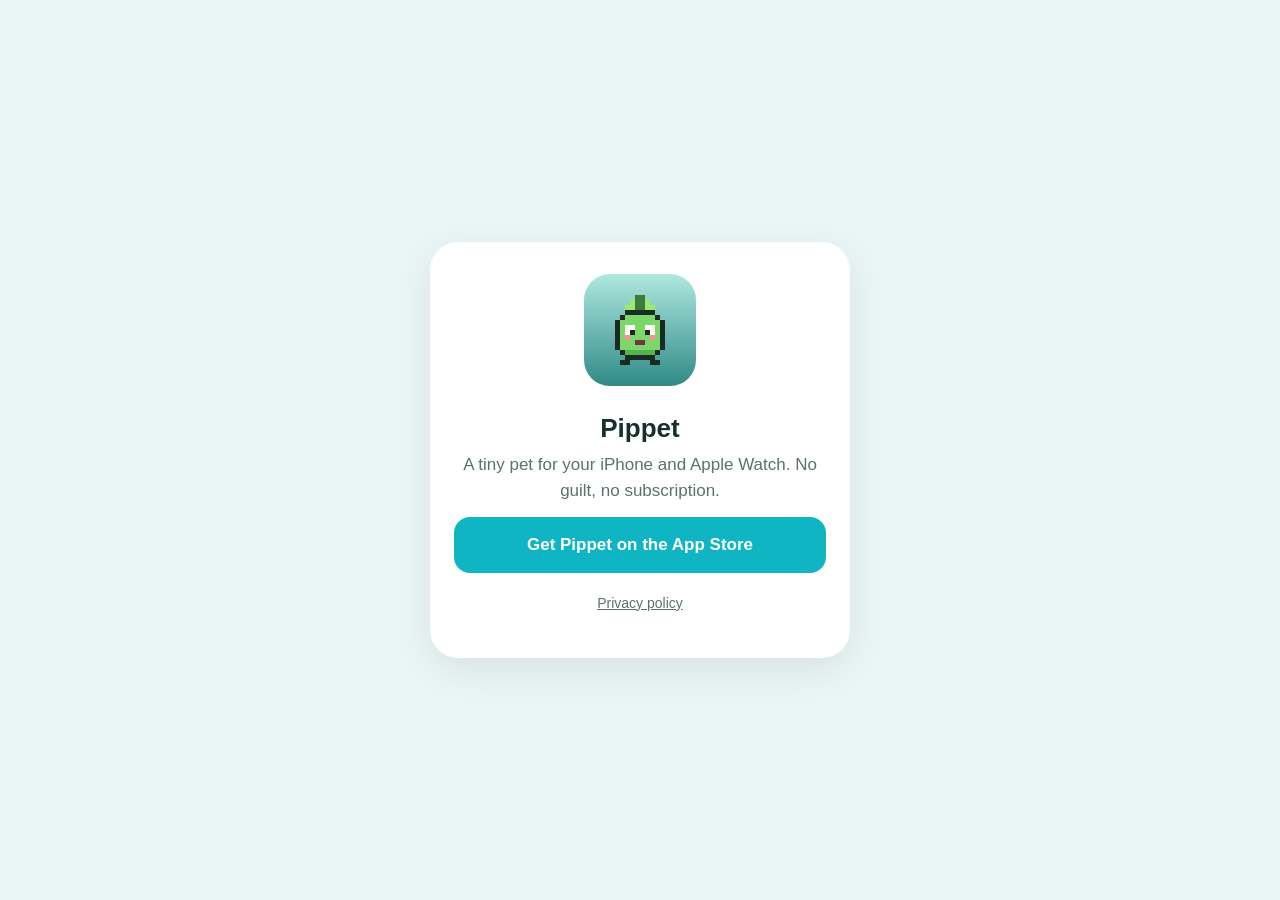
<file: index.html>
<!doctype html>
<html lang="en">
<head>
  <meta charset="utf-8">
  <meta name="viewport" content="width=device-width, initial-scale=1">
  <title>Pippet</title>
  <meta name="description" content="A tiny pet for your iPhone and Apple Watch. No guilt, no subscription.">
  <meta property="og:title" content="Pippet">
  <meta property="og:description" content="A tiny pet for your iPhone and Apple Watch.">
  <meta property="og:image" content="https://pippet555.github.io/icon.png">
  <meta name="apple-itunes-app" content="app-id=6792042201">
  <link rel="icon" href="/icon.png">
  <link rel="stylesheet" href="/site.css">
</head>
<body>
  <main>
    <img class="icon" src="/icon.png" alt="Pippet">
    <h1>Pippet</h1>
    <p>A tiny pet for your iPhone and Apple Watch. No guilt, no subscription.</p>
    <a class="button" href="https://apps.apple.com/app/id6792042201">Get Pippet on the App Store</a>
    <p class="small"><a href="/privacy/">Privacy policy</a></p>
  </main>
</body>
</html>
</file>
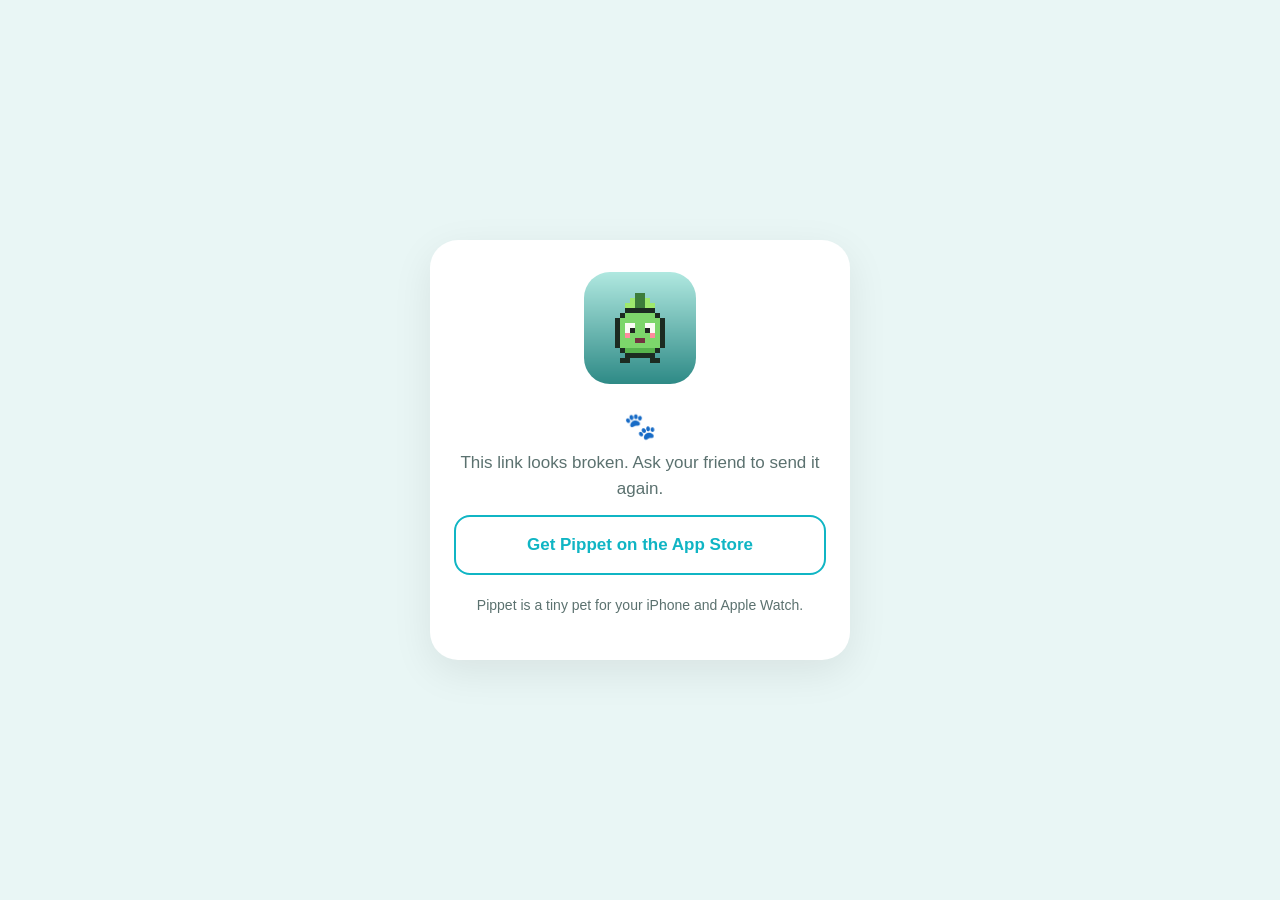
<file: note/index.html>
<!doctype html>
<html lang="en">
<head>
  <meta charset="utf-8">
  <meta name="viewport" content="width=device-width, initial-scale=1">
  <title>A note about your pet's visit · Pippet</title>
  <meta name="description" content="How your Pippet pet's visit went.">
  <meta property="og:title" content="A note about your pet's visit 💌">
  <meta property="og:description" content="Open in Pippet to read it.">
  <meta property="og:image" content="https://pippet555.github.io/icon.png">
  <meta property="og:site_name" content="Pippet">
  <meta name="apple-itunes-app" content="app-id=6792042201">
  <link rel="icon" href="/icon.png">
  <link rel="stylesheet" href="/site.css">
</head>
<body data-kind="note">
  <main>
    <img class="icon" src="/icon.png" alt="Pippet">
    <h1 id="title">A note about your pet's visit 💌</h1>
    <p id="body"></p>
    <a id="open" class="button" href="#">Open in Pippet</a>
    <a id="get" class="button secondary" href="https://apps.apple.com/app/id6792042201">Get Pippet on the App Store</a>
    <p id="about" class="small"></p>
  </main>
  <script src="/link.js"></script>
</body>
</html>
</file>
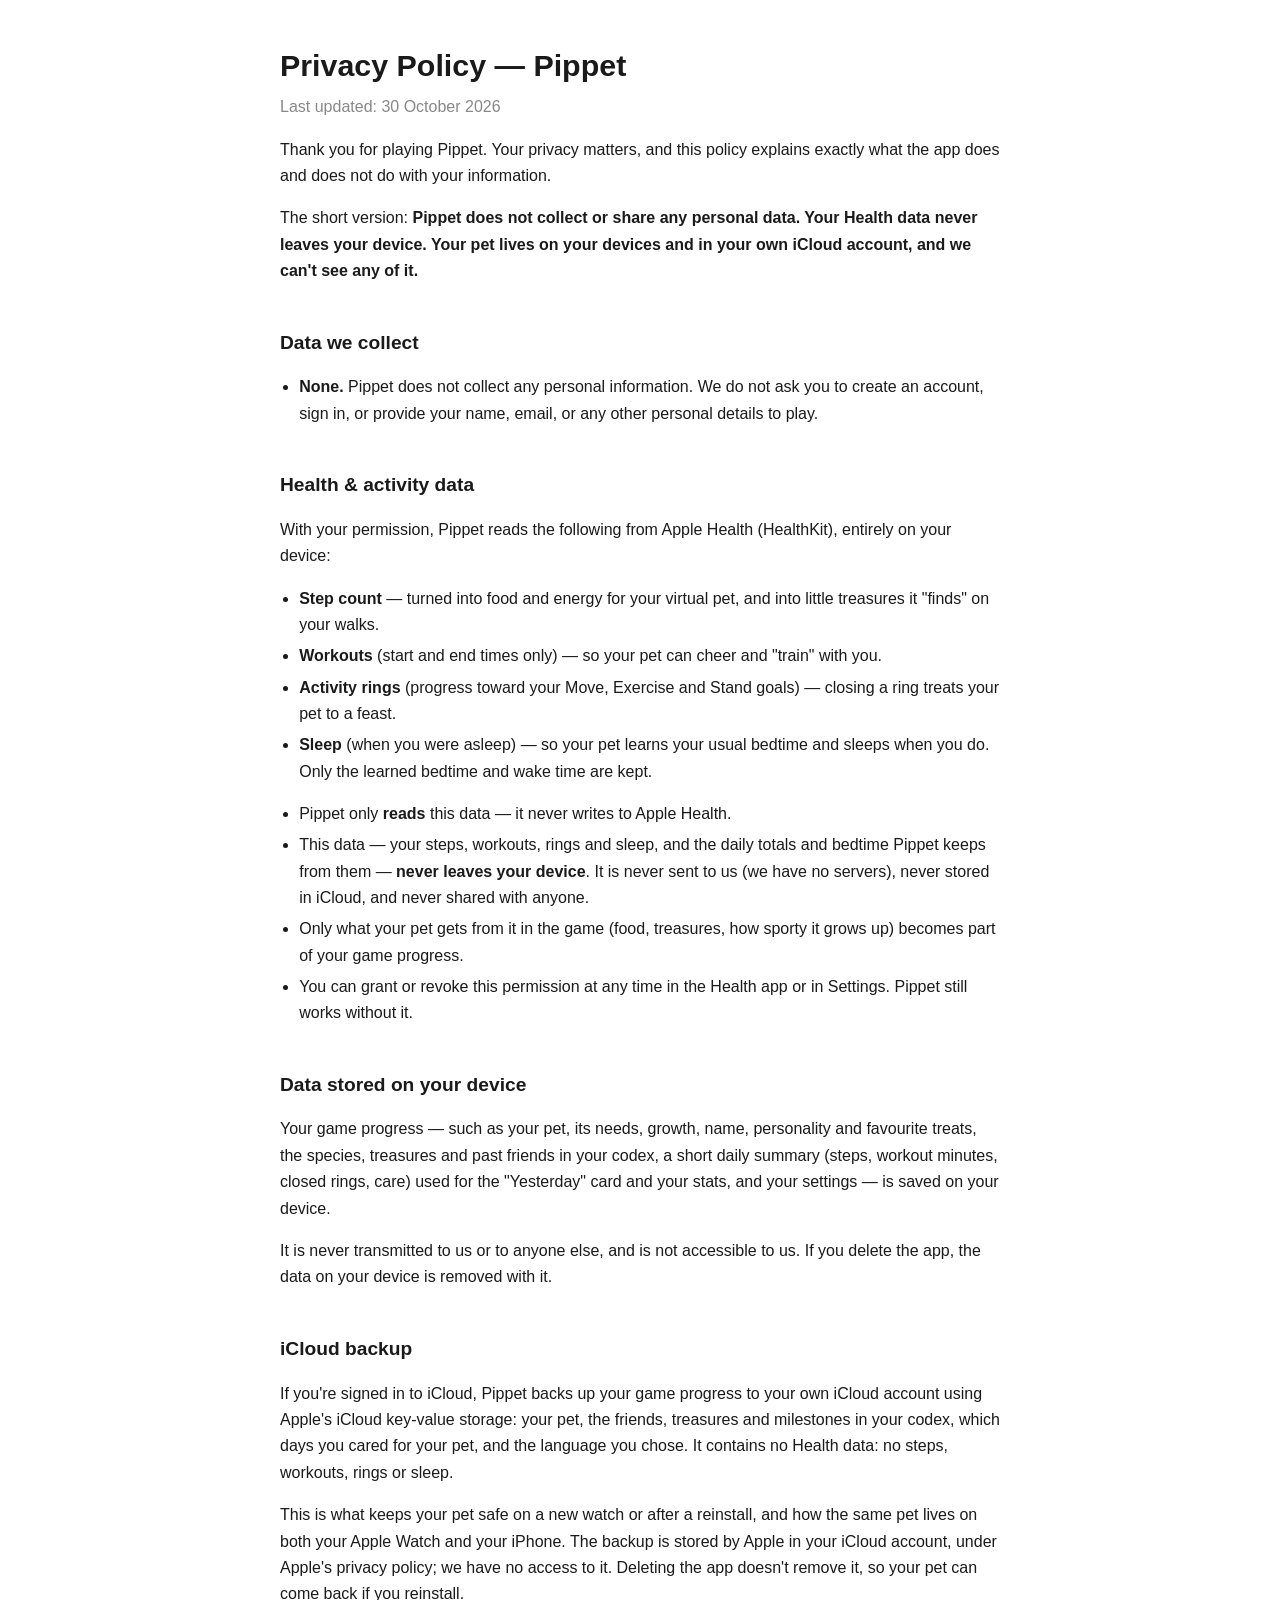
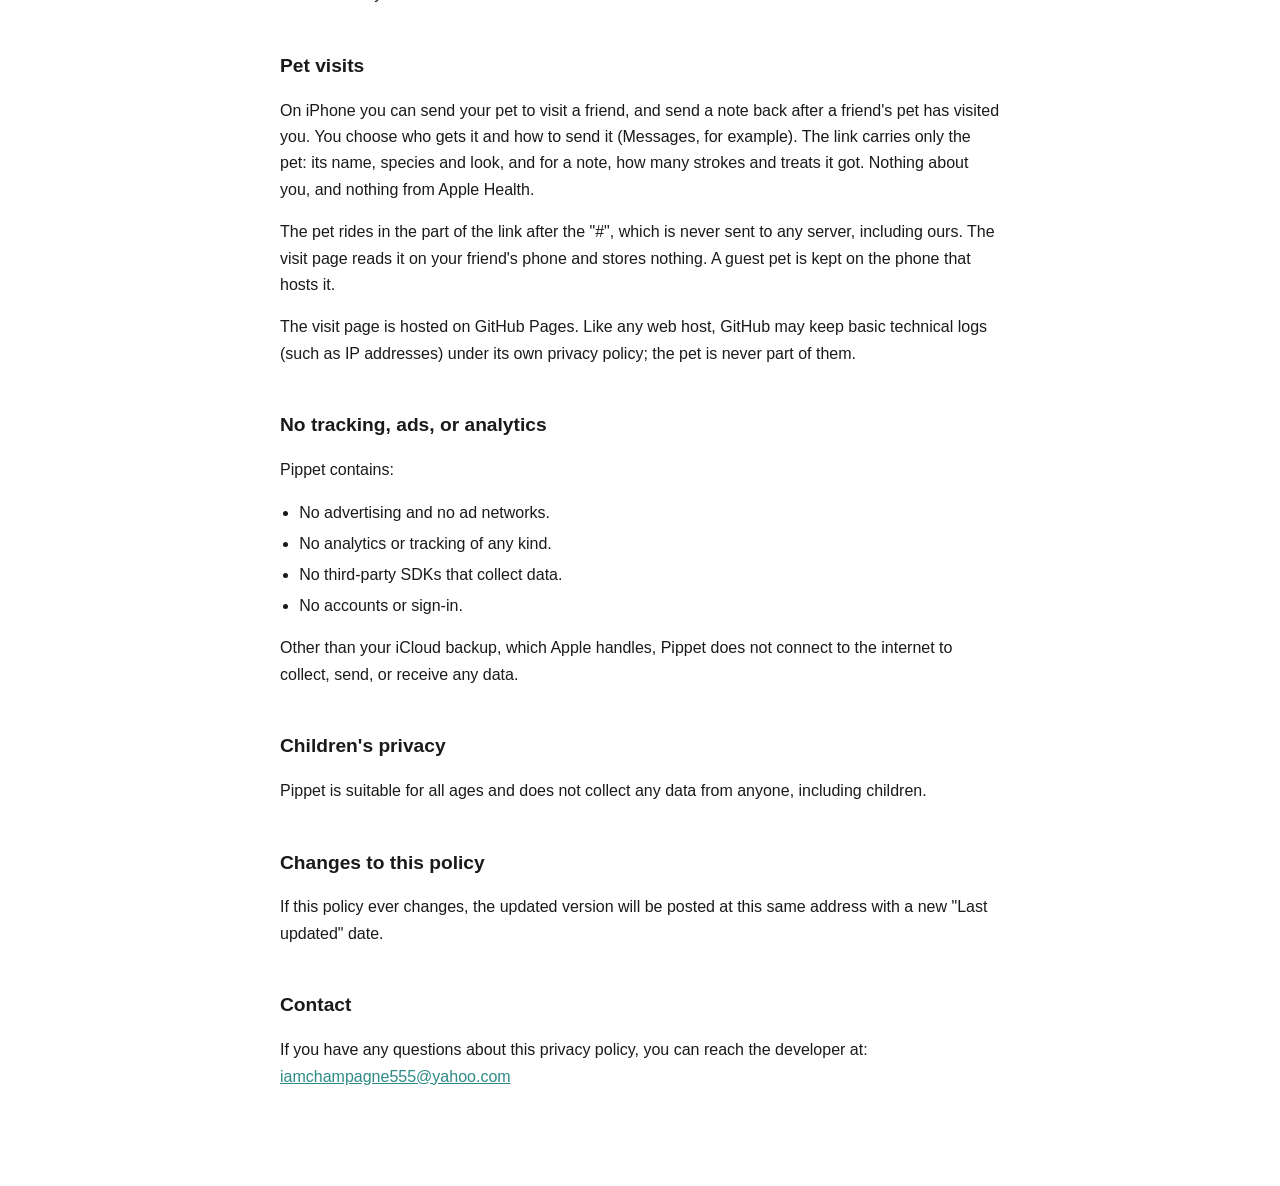
<file: privacy/index.html>
<!doctype html>
<html lang="en">
<head>
<meta charset="utf-8">
<meta name="viewport" content="width=device-width, initial-scale=1">
<title>Pippet — Privacy Policy</title>
<style>
  :root { color-scheme: light dark; }
  body {
    font: 16px/1.65 -apple-system, BlinkMacSystemFont, "Segoe UI", Roboto, Helvetica, Arial, sans-serif;
    max-width: 720px; margin: 0 auto; padding: 40px 22px 80px; color: #1a1a1a; background: #fff;
  }
  @media (prefers-color-scheme: dark) { body { color: #e6e6e6; background: #141414; } a { color: #4fb3ac; } }
  h1 { font-size: 1.9rem; margin: 0 0 4px; }
  h2 { font-size: 1.2rem; margin: 2.2em 0 0.4em; }
  .muted { color: #888; margin-top: 0; }
  a { color: #2e8a86; }
  ul { padding-left: 1.2em; }
  li { margin: 0.3em 0; }
</style>
</head>
<body>

<h1>Privacy Policy — Pippet</h1>
<p class="muted">Last updated: 30 October 2026</p>

<p>
  Thank you for playing Pippet. Your privacy matters, and this policy explains
  exactly what the app does and does not do with your information.
</p>
<p>
  The short version: <strong>Pippet does not collect or share any personal data.
  Your Health data never leaves your device. Your pet lives on your devices and in
  your own iCloud account, and we can't see any of it.</strong>
</p>

<h2>Data we collect</h2>
<ul>
  <li><strong>None.</strong> Pippet does not collect any personal information. We do
  not ask you to create an account, sign in, or provide your name, email, or any
  other personal details to play.</li>
</ul>

<h2>Health &amp; activity data</h2>
<p>
  With your permission, Pippet reads the following from Apple Health (HealthKit),
  entirely on your device:
</p>
<ul>
  <li><strong>Step count</strong> — turned into food and energy for your virtual pet, and into little treasures it "finds" on your walks.</li>
  <li><strong>Workouts</strong> (start and end times only) — so your pet can cheer and "train" with you.</li>
  <li><strong>Activity rings</strong> (progress toward your Move, Exercise and Stand goals) — closing a ring treats your pet to a feast.</li>
  <li><strong>Sleep</strong> (when you were asleep) — so your pet learns your usual bedtime and sleeps when you do. Only the learned bedtime and wake time are kept.</li>
</ul>
<ul>
  <li>Pippet only <strong>reads</strong> this data — it never writes to Apple Health.</li>
  <li>This data — your steps, workouts, rings and sleep, and the daily totals and bedtime Pippet keeps from them — <strong>never leaves your device</strong>. It is never sent to us (we have no servers), never stored in iCloud, and never shared with anyone.</li>
  <li>Only what your pet gets from it in the game (food, treasures, how sporty it grows up) becomes part of your game progress.</li>
  <li>You can grant or revoke this permission at any time in the Health app or in Settings. Pippet still works without it.</li>
</ul>

<h2>Data stored on your device</h2>
<p>
  Your game progress — such as your pet, its needs, growth, name, personality and
  favourite treats, the species, treasures and past friends in your codex, a short
  daily summary (steps, workout minutes, closed rings, care) used for the "Yesterday"
  card and your stats, and your settings — is saved on your device.
</p>
<p>
  It is never transmitted to us or to anyone else, and is not accessible to us. If you
  delete the app, the data on your device is removed with it.
</p>

<h2>iCloud backup</h2>
<p>
  If you're signed in to iCloud, Pippet backs up your game progress to your own iCloud
  account using Apple's iCloud key-value storage: your pet, the friends, treasures and
  milestones in your codex, which days you cared for your pet, and the language you chose.
  It contains no Health data: no steps, workouts, rings or sleep.
</p>
<p>
  This is what keeps your pet safe on a new watch or after a reinstall, and how the
  same pet lives on both your Apple Watch and your iPhone. The backup is stored by
  Apple in your iCloud account, under Apple's privacy policy; we have no access to it.
  Deleting the app doesn't remove it, so your pet can come back if you reinstall.
</p>

<h2>Pet visits</h2>
<p>
  On iPhone you can send your pet to visit a friend, and send a note back after a
  friend's pet has visited you. You choose who gets it and how to send it (Messages,
  for example). The link carries only the pet: its name, species and look, and
  for a note, how many strokes and treats it got. Nothing about you, and nothing
  from Apple Health.
</p>
<p>
  The pet rides in the part of the link after the "#", which is never sent to any
  server, including ours. The visit page reads it on your friend's phone and stores
  nothing. A guest pet is kept on the phone that hosts it.
</p>
<p>
  The visit page is hosted on GitHub Pages. Like any web host, GitHub may keep basic
  technical logs (such as IP addresses) under its own privacy policy; the pet is never
  part of them.
</p>

<h2>No tracking, ads, or analytics</h2>
<p>Pippet contains:</p>
<ul>
  <li>No advertising and no ad networks.</li>
  <li>No analytics or tracking of any kind.</li>
  <li>No third‑party SDKs that collect data.</li>
  <li>No accounts or sign‑in.</li>
</ul>
<p>
  Other than your iCloud backup, which Apple handles, Pippet does not connect to the
  internet to collect, send, or receive any data.
</p>

<h2>Children's privacy</h2>
<p>
  Pippet is suitable for all ages and does not collect any data from anyone,
  including children.
</p>

<h2>Changes to this policy</h2>
<p>
  If this policy ever changes, the updated version will be posted at this same address
  with a new "Last updated" date.
</p>

<h2>Contact</h2>
<p>
  If you have any questions about this privacy policy, you can reach the developer at:
  <a href="mailto:iamchampagne555@yahoo.com">iamchampagne555@yahoo.com</a>
</p>

</body>
</html>
</file>
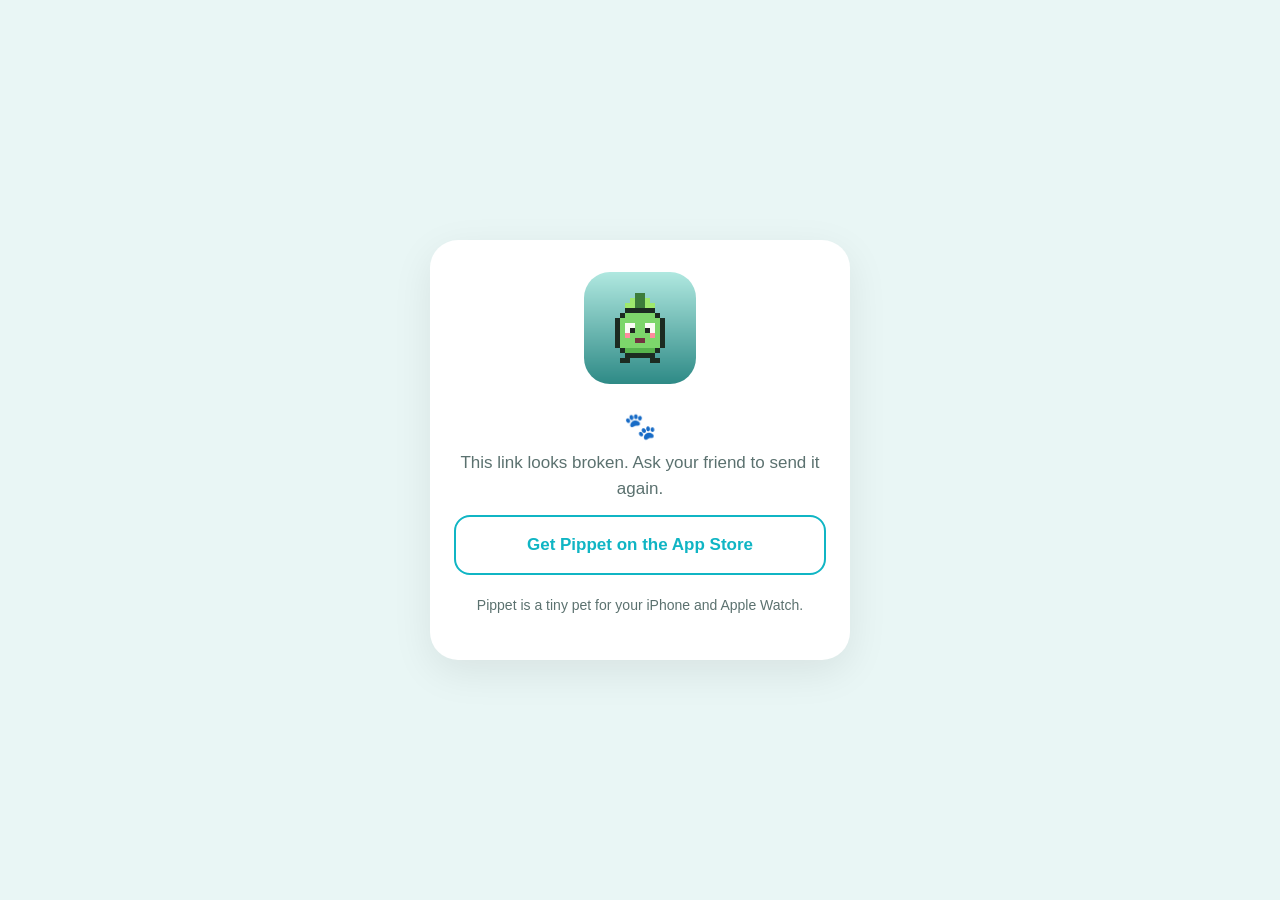
<file: visit/index.html>
<!doctype html>
<html lang="en">
<head>
  <meta charset="utf-8">
  <meta name="viewport" content="width=device-width, initial-scale=1">
  <title>A pet is coming to visit · Pippet</title>
  <meta name="description" content="A friend's Pippet pet wants to stay with you for a day.">
  <meta property="og:title" content="A pet is coming to visit! 🐾">
  <meta property="og:description" content="Open in Pippet to let them in.">
  <meta property="og:image" content="https://pippet555.github.io/icon.png">
  <meta property="og:site_name" content="Pippet">
  <meta name="apple-itunes-app" content="app-id=6792042201">
  <link rel="icon" href="/icon.png">
  <link rel="stylesheet" href="/site.css">
</head>
<body data-kind="visit">
  <main>
    <img class="icon" src="/icon.png" alt="Pippet">
    <h1 id="title">A pet is coming to visit! 🐾</h1>
    <p id="body"></p>
    <a id="open" class="button" href="#">Open in Pippet</a>
    <a id="get" class="button secondary" href="https://apps.apple.com/app/id6792042201">Get Pippet on the App Store</a>
    <p id="after" class="small"></p>
    <p id="about" class="small"></p>
  </main>
  <script src="/link.js"></script>
</body>
</html>
</file>
<file: site.css>
:root {
  --bg: #e9f6f5;
  --card: #ffffff;
  --text: #17302e;
  --muted: #5b716f;
  --accent: #10b5c4;
  --accent-text: #ffffff;
  --pink: #e2457a;
  color-scheme: light dark;
}
@media (prefers-color-scheme: dark) {
  :root {
    --bg: #071a1c;
    --card: #10292b;
    --text: #e8f4f3;
    --muted: #93aead;
    --accent: #19c6d4;
    --accent-text: #04282b;
    --pink: #ff7aa5;
  }
}
* { box-sizing: border-box; }
body {
  margin: 0;
  min-height: 100vh;
  display: flex;
  align-items: center;
  justify-content: center;
  padding: 24px 16px;
  background: var(--bg);
  color: var(--text);
  font: 17px/1.5 -apple-system, BlinkMacSystemFont, "Segoe UI", Roboto, Helvetica, Arial, sans-serif;
}
main {
  width: 100%;
  max-width: 420px;
  background: var(--card);
  border-radius: 28px;
  padding: 32px 24px;
  text-align: center;
  box-shadow: 0 12px 40px rgba(0, 0, 0, 0.08);
}
.icon {
  width: 112px;
  height: 112px;
  border-radius: 26px;
  image-rendering: pixelated;
}
h1 { font-size: 26px; line-height: 1.25; margin: 18px 0 8px; }
p { margin: 0 0 12px; color: var(--muted); }
.button {
  display: block;
  margin-top: 14px;
  padding: 15px 18px;
  border-radius: 16px;
  font-weight: 600;
  text-decoration: none;
  background: var(--accent);
  color: var(--accent-text);
}
.button.secondary {
  background: transparent;
  color: var(--accent);
  border: 2px solid var(--accent);
}
.small { font-size: 14px; margin-top: 20px; }
.small a { color: var(--muted); }
.pink { color: var(--pink); }
article { text-align: left; }
article h1 { text-align: center; }
article h2 { font-size: 19px; margin: 24px 0 6px; }
article p, article li { color: var(--text); }
</file>
